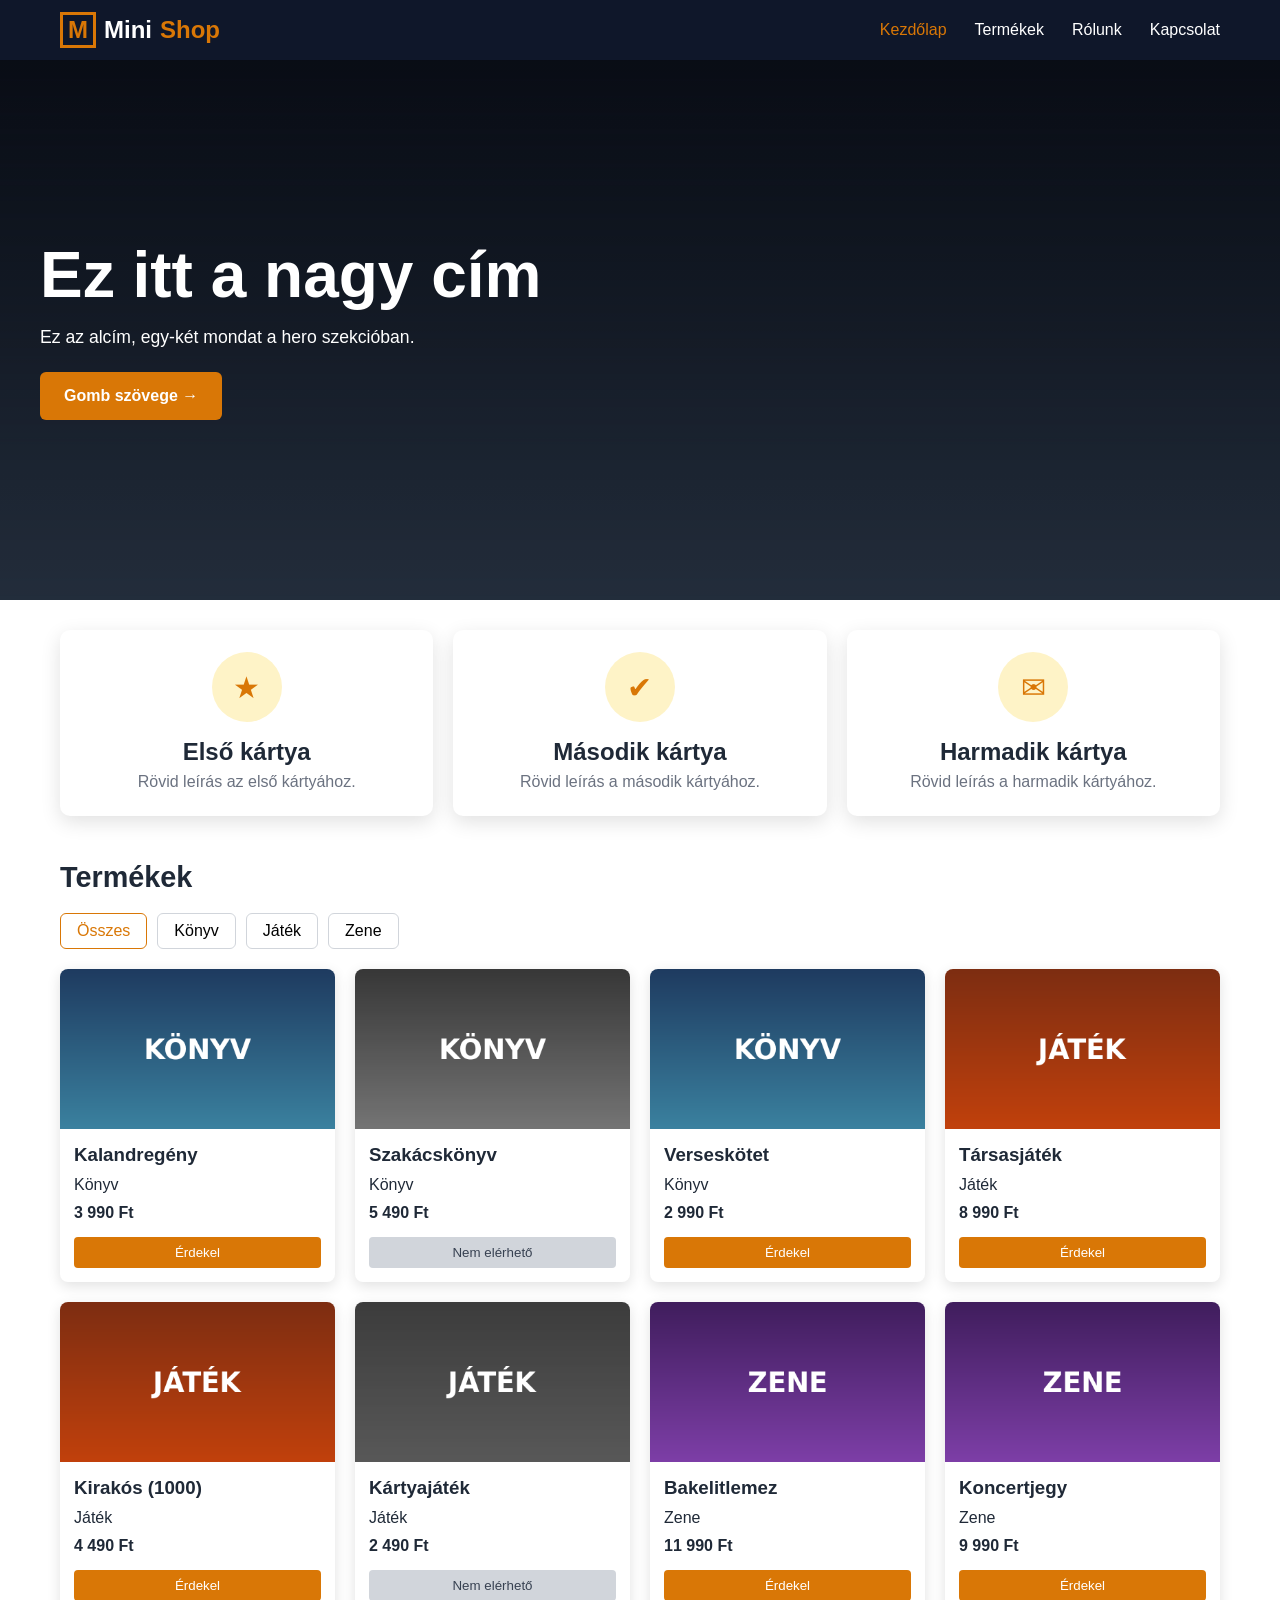
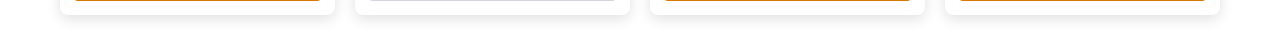
<file: WEB/0_GYORSINDITO/index.html>
<!DOCTYPE html>
<!-- =====================================================================
     WEB GYORSINDÍTÓ: egy oldalon minden, ami a vizsgán kellhet.
     A blokkok jele [A]...[H], ugyanez a jel van a style.css-ben és a script.js-ben is.
     Vizsgán: másold ki a kellő blokkot, és írd át a szövegeket / mezőneveket.
     ===================================================================== -->
<html lang="hu">
<head>
    <!-- [A] HTML VÁZ: ez a két meta KÖTELEZŐ (ékezetek + mobil) -->
    <meta charset="UTF-8">
    <meta name="viewport" content="width=device-width, initial-scale=1.0">
    <title>Gyorsindító</title>
    <link rel="stylesheet" href="style.css">
</head>
<body>

    <!-- [B] NAVIGÁCIÓ: logó + név balra, menü jobbra, mobilon hamburger -->
    <header class="fejlec">
        <nav class="navbar">
            <a href="#" class="logo"><span class="logo-jel">M</span>Mini<span class="kiemelt">Shop</span></a>
            <button class="hamburger" id="hamburger" aria-label="Menü">☰</button>
            <ul class="menu" id="menu">
                <li><a href="#" class="aktiv">Kezdőlap</a></li>
                <li><a href="#termekek">Termékek</a></li>
                <li><a href="#">Rólunk</a></li>
                <li><a href="#">Kapcsolat</a></li>
            </ul>
        </nav>
    </header>

    <main>
        <!-- [C] HERO: háttérkép + cím + alcím + gomb -->
        <section class="hero">
            <div class="hero-tartalom">
                <h1>Ez itt a nagy cím</h1>
                <p>Ez az alcím, egy-két mondat a hero szekcióban.</p>
                <a href="#termekek" class="gomb">Gomb szövege <span aria-hidden="true">→</span></a>
            </div>
        </section>

        <!-- [D] 3 INFORMÁCIÓS KÁRTYA: árnyékolt, középre igazított -->
        <section class="info">
            <div class="info-kartya">
                <div class="ikon-kor">★</div>
                <h2>Első kártya</h2>
                <p>Rövid leírás az első kártyához.</p>
            </div>
            <div class="info-kartya">
                <div class="ikon-kor">✔</div>
                <h2>Második kártya</h2>
                <p>Rövid leírás a második kártyához.</p>
            </div>
            <div class="info-kartya">
                <div class="ikon-kor">✉</div>
                <h2>Harmadik kártya</h2>
                <p>Rövid leírás a harmadik kártyához.</p>
            </div>
        </section>

        <!-- [H] SZŰRŐGOMBOK: a data-kategoria BETŰRE egyezzen az adatok "kategoria" mezőjével -->
        <section class="termekek" id="termekek">
            <h2 class="oldal-cim">Termékek</h2>
            <div class="szuro">
                <button class="szuro-gomb aktiv" data-kategoria="Összes">Összes</button>
                <button class="szuro-gomb" data-kategoria="Könyv">Könyv</button>
                <button class="szuro-gomb" data-kategoria="Játék">Játék</button>
                <button class="szuro-gomb" data-kategoria="Zene">Zene</button>
            </div>

            <!-- [G] IDE KERÜLNEK A KÁRTYÁK: üres, a script.js tölti fel -->
            <div class="kartya-racs" id="kartyaRacs"></div>
        </section>
    </main>

    <!-- [F] ADATOK, utána a JS: a SORREND számít! -->
    <script src="adatok.js"></script>
    <script src="script.js"></script>
</body>
</html>
</file>
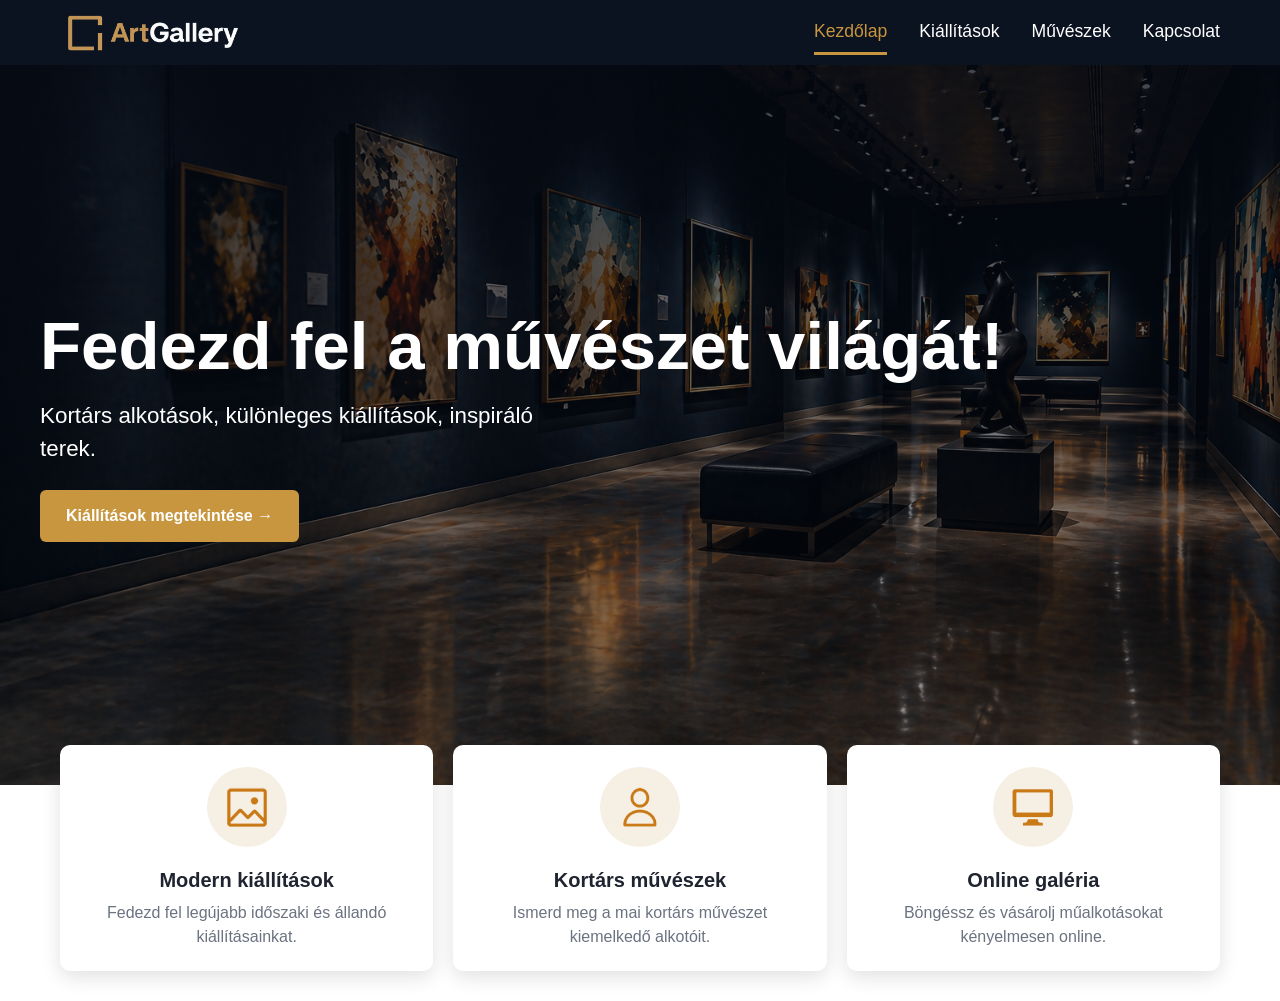
<file: WEB/2_GYAKORLO_FELADATOK/01_Galeria/Megoldas/index.html>
<!DOCTYPE html>
<html lang="hu">
<head>
    <!-- Ékezetek miatt KÖTELEZŐ: UTF-8 -->
    <meta charset="UTF-8">
    <!-- Reszponzivitás miatt KÖTELEZŐ: nélküle a mobil "kicsinyített asztali" oldalt mutat -->
    <meta name="viewport" content="width=device-width, initial-scale=1.0">
    <title>ArtGallery – Kezdőlap</title>
    <link rel="stylesheet" href="style.css">
</head>
<body>

    <!-- =====================================================================
         1. NAVIGÁCIÓS SÁV: balra a logó, jobbra a menü; mobilon hamburger gomb
         ===================================================================== -->
    <header class="fejlec">
        <nav class="navbar">
            <!-- A logó (benne a név: ArtGallery). A képet a CSS teszi be (lásd style.css: .logo) -->
            <a href="index.html" class="logo" title="ArtGallery – kezdőlap">ArtGallery</a>

            <!-- Hamburger gomb: CSAK mobilon látszik (CSS), kattintásra nyitja a menüt (script.js) -->
            <button class="hamburger" id="hamburger" aria-label="Menü megnyitása">☰</button>

            <!-- A menü. Az ikonok csak mobilon látszanak (CSS). -->
            <ul class="menu" id="menu">
                <li><a href="index.html" class="aktiv"><img src="images/icons/main.png" alt="">Kezdőlap</a></li>
                <li><a href="kiallitasok.html"><img src="images/icons/gallery.png" alt="">Kiállítások</a></li>
                <li><a href="#"><img src="images/icons/people.png" alt="">Művészek</a></li>
                <li><a href="#"><img src="images/icons/mail.png" alt="">Kapcsolat</a></li>
            </ul>
        </nav>
    </header>

    <main>
        <!-- =================================================================
             2. HERO SZEKCIÓ: háttérkép + cím + alcím + gomb
             ================================================================= -->
        <section class="hero">
            <div class="hero-tartalom">
                <h1>Fedezd fel a művészet világát!</h1>
                <p>Kortárs alkotások, különleges kiállítások, inspiráló terek.</p>
                <a href="kiallitasok.html" class="gomb">Kiállítások megtekintése <span aria-hidden="true">→</span></a>
            </div>
        </section>

        <!-- =================================================================
             3. HÁROM INFORMÁCIÓS KÁRTYA (árnyékolt, középre igazított)
             ================================================================= -->
        <section class="info">
            <div class="info-kartya">
                <div class="ikon-kor"><img src="images/icons/gallery.png" alt=""></div>
                <div>
                    <h2>Modern kiállítások</h2>
                    <p>Fedezd fel legújabb időszaki és állandó kiállításainkat.</p>
                </div>
            </div>
            <div class="info-kartya">
                <div class="ikon-kor"><img src="images/icons/people.png" alt=""></div>
                <div>
                    <h2>Kortárs művészek</h2>
                    <p>Ismerd meg a mai kortárs művészet kiemelkedő alkotóit.</p>
                </div>
            </div>
            <div class="info-kartya">
                <div class="ikon-kor"><img src="images/icons/digital.png" alt=""></div>
                <div>
                    <h2>Online galéria</h2>
                    <p>Böngéssz és vásárolj műalkotásokat kényelmesen online.</p>
                </div>
            </div>
        </section>
    </main>

    <!-- A JS a body VÉGÉRE kerül, hogy addigra az összes HTML-elem létezzen -->
    <script src="script.js"></script>
</body>
</html>
</file>
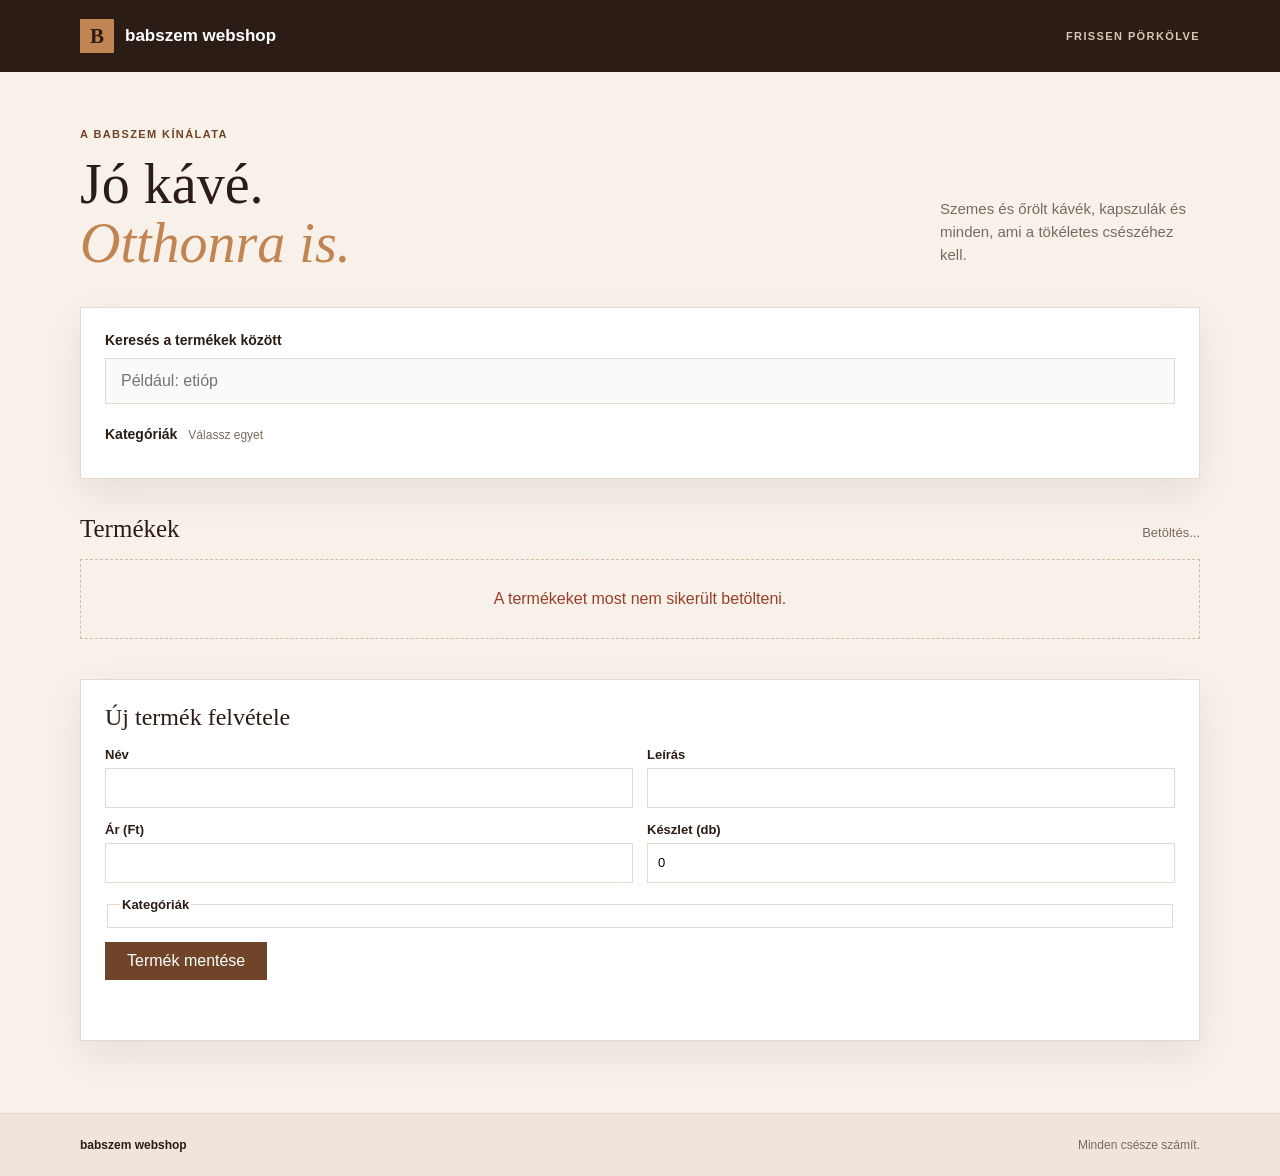
<file: PHP/2_GYAKORLO_FELADATOK/01_Babszem/Megoldas/babszem_webshop/frontend/index.html>
<!DOCTYPE html>
<html lang="hu">
<head>
    <meta charset="UTF-8">
    <meta name="viewport" content="width=device-width, initial-scale=1.0">
    <title>Babszem webshop | Kávé otthonra</title>
    <link rel="stylesheet" href="css/style.css">
</head>
<body>
    <header class="site-header">
        <div class="shell header-inner">
            <a class="brand" href="index.html">
                <span class="brand-mark">B</span>
                <span class="brand-name">babszem webshop</span>
            </a>
            <span class="header-note">FRISSEN PÖRKÖLVE</span>
        </div>
    </header>

    <main class="shell catalog">
        <section class="catalog-intro">
            <div>
                <p class="eyebrow">A BABSZEM KÍNÁLATA</p>
                <h1>Jó kávé.<br><span>Otthonra is.</span></h1>
            </div>
            <p class="intro-copy">Szemes és őrölt kávék, kapszulák és minden, ami a tökéletes csészéhez kell.</p>
        </section>

        <section class="filter-panel" aria-label="Termékek szűrése">
            <label class="search-label" for="product-search">Keresés a termékek között</label>
            <input id="product-search" class="search-input" type="search" placeholder="Például: etióp" autocomplete="off">
            <div class="category-heading">
                <h2>Kategóriák</h2>
                <span>Válassz egyet</span>
            </div>
            <div id="category-filters" class="category-filters"></div>
        </section>

        <section class="catalog-results">
            <div class="results-heading">
                <h2>Termékek</h2>
                <p id="result-count">Betöltés...</p>
            </div>
            <div id="products" class="products">
                <p class="empty-state">Termékek betöltése...</p>
            </div>
        </section>

        <section class="admin-panel">
            <h2>Új termék felvétele</h2>
            <form id="new-product-form" class="admin-form">
                <label>Név<input id="new-name" type="text"></label>
                <label>Leírás<input id="new-description" type="text"></label>
                <label>Ár (Ft)<input id="new-price" type="number"></label>
                <label>Készlet (db)<input id="new-stock" type="number" value="0"></label>
                <fieldset>
                    <legend>Kategóriák</legend>
                    <div id="new-categories" class="checkbox-list"></div>
                </fieldset>
                <button type="submit" class="primary-button">Termék mentése</button>
            </form>
            <p id="message" class="message" aria-live="polite"></p>
        </section>
    </main>

    <footer class="site-footer">
        <div class="shell footer-inner">
            <span>babszem webshop</span>
            <span>Minden csésze számít.</span>
        </div>
    </footer>

    <script src="js/script.js" defer></script>
</body>
</html>
</file>
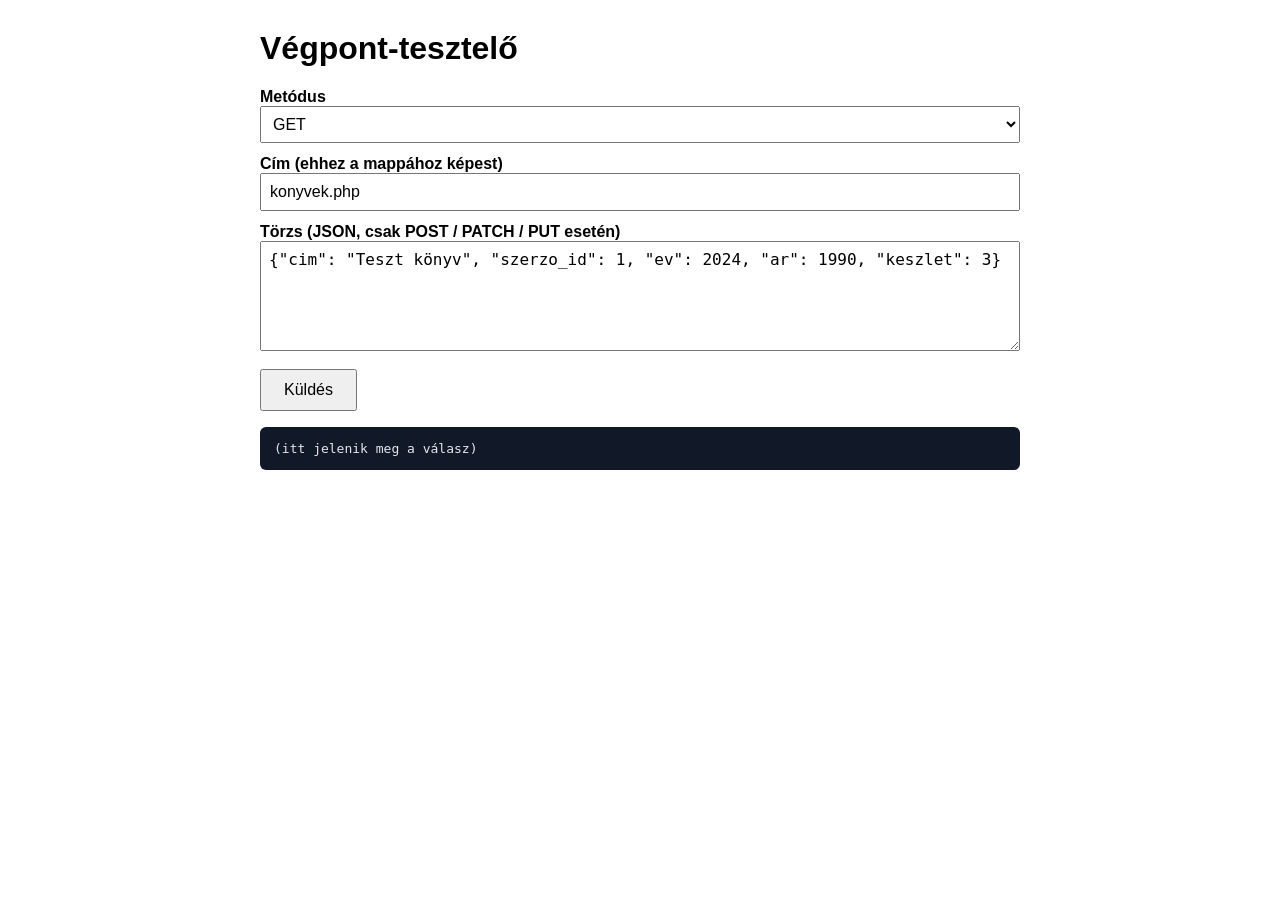
<file: PHP/0_GYORSINDITO/konyvtar/teszt.html>
<!DOCTYPE html>
<html lang="hu">
<head>
    <meta charset="UTF-8">
    <title>Végpont-tesztelő</title>
    <style>
        body { font-family: Segoe UI, Arial, sans-serif; max-width: 760px; margin: 30px auto; padding: 0 16px; }
        label { display: block; margin-top: 12px; font-weight: 600; }
        input, select, textarea { width: 100%; padding: 8px; font: inherit; box-sizing: border-box; }
        textarea { height: 110px; font-family: Consolas, monospace; }
        button { margin-top: 14px; padding: 10px 22px; font: inherit; cursor: pointer; }
        pre { background: #111827; color: #e5e7eb; padding: 14px; border-radius: 6px; white-space: pre-wrap; }
        .kod { font-size: 1.2rem; font-weight: 700; margin-top: 16px; }
    </style>
</head>
<body>
    <!-- =================================================================
         VÉGPONT-TESZTELŐ: GET / POST / PATCH / PUT / DELETE kérések küldése.
         FONTOS: ugyanabba a mappába tedd, mint a PHP fájlokat (htdocs alatt),
         és így nyisd meg: http://localhost/<mappa>/teszt.html
         (dupla kattintással megnyitva NEM működik!)
         ================================================================= -->
    <h1>Végpont-tesztelő</h1>

    <label for="metodus">Metódus</label>
    <select id="metodus">
        <option>GET</option><option>POST</option><option>PATCH</option><option>PUT</option><option>DELETE</option>
    </select>

    <label for="url">Cím (ehhez a mappához képest)</label>
    <input id="url" value="konyvek.php">

    <label for="torzs">Törzs (JSON, csak POST / PATCH / PUT esetén)</label>
    <textarea id="torzs">{"cim": "Teszt könyv", "szerzo_id": 1, "ev": 2024, "ar": 1990, "keszlet": 3}</textarea>

    <button id="kuldes">Küldés</button>

    <div class="kod" id="kod"></div>
    <pre id="valasz">(itt jelenik meg a válasz)</pre>

    <script>
        document.getElementById("kuldes").addEventListener("click", async function () {
            const metodus = document.getElementById("metodus").value;
            const beallitas = { method: metodus, headers: { "Content-Type": "application/json" } };
            if (metodus !== "GET" && metodus !== "DELETE") {
                beallitas.body = document.getElementById("torzs").value;
            }
            try {
                const v = await fetch(document.getElementById("url").value, beallitas);
                const szoveg = await v.text();
                document.getElementById("kod").textContent = "Státuszkód: " + v.status + "   |   " + (v.headers.get("Content-Type") || "");
                document.getElementById("valasz").textContent = szoveg;
            } catch (hiba) {
                document.getElementById("kod").textContent = "Hiba";
                document.getElementById("valasz").textContent = String(hiba);
            }
        });
    </script>
</body>
</html>
</file>
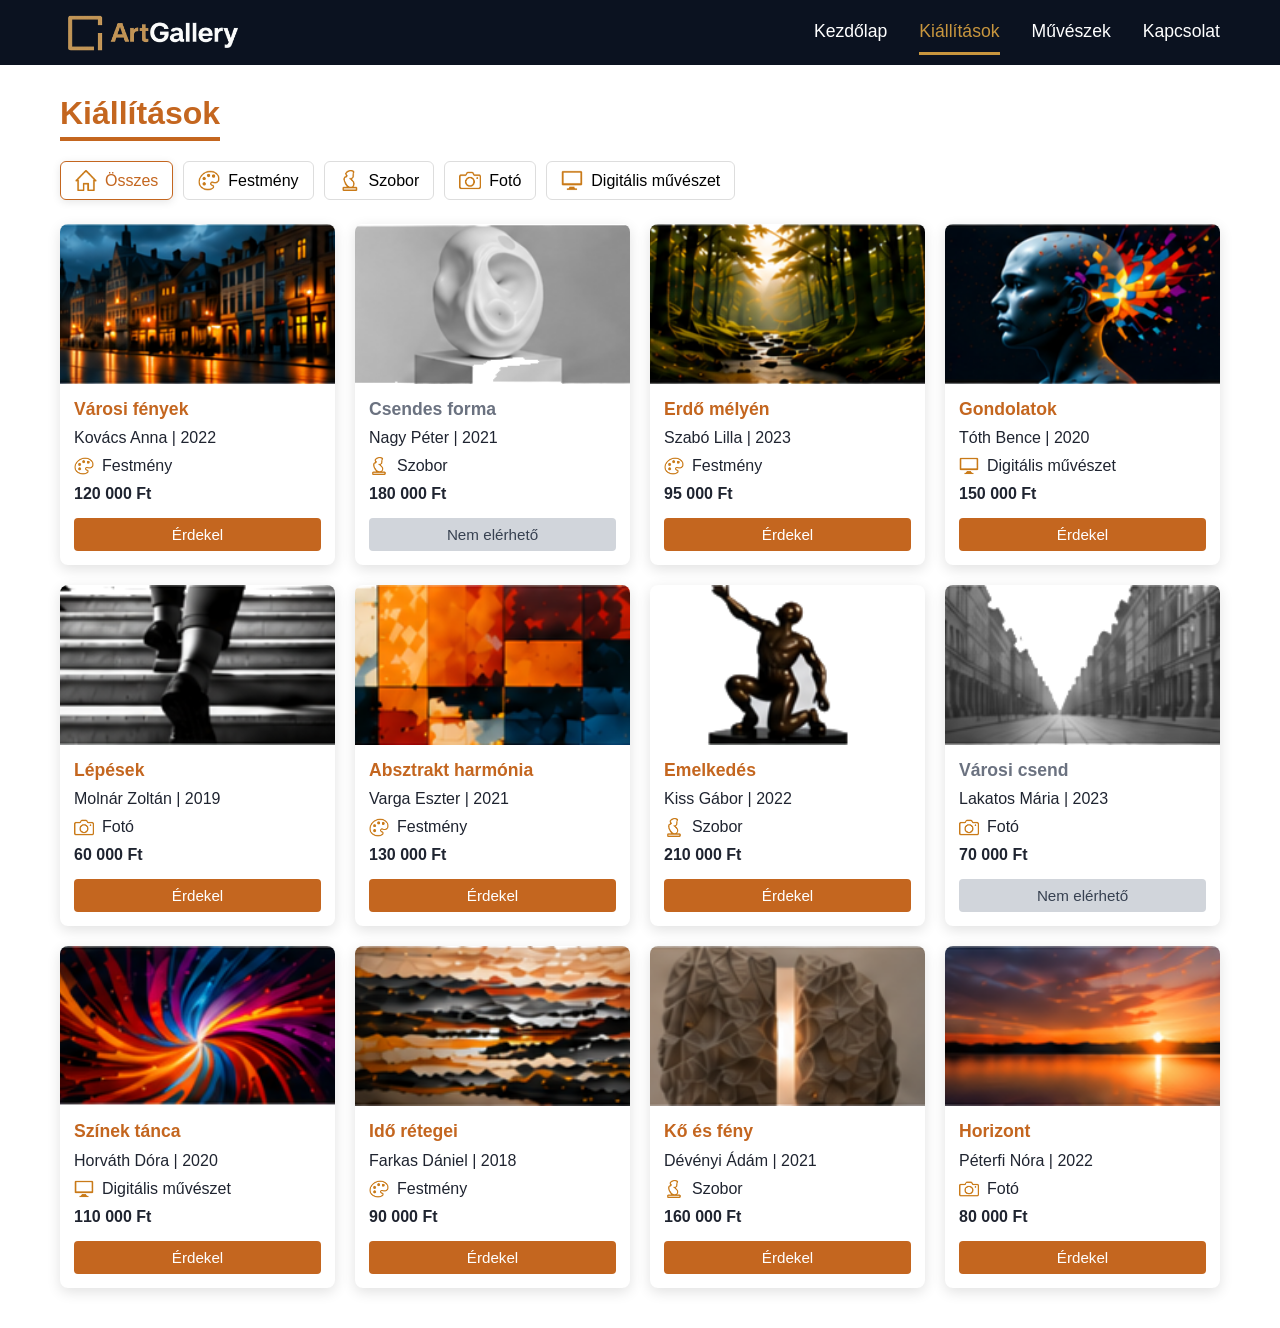
<file: WEB/2_GYAKORLO_FELADATOK/01_Galeria/Megoldas/kiallitasok.html>
<!DOCTYPE html>
<html lang="hu">
<head>
    <meta charset="UTF-8">
    <meta name="viewport" content="width=device-width, initial-scale=1.0">
    <title>ArtGallery – Kiállítások</title>
    <link rel="stylesheet" href="style.css">
</head>
<body>

    <!-- Ugyanaz a navigáció, mint az index.html-ben, csak itt a "Kiállítások" az aktív -->
    <header class="fejlec">
        <nav class="navbar">
            <a href="index.html" class="logo" title="ArtGallery – kezdőlap">ArtGallery</a>
            <button class="hamburger" id="hamburger" aria-label="Menü megnyitása">☰</button>
            <ul class="menu" id="menu">
                <li><a href="index.html"><img src="images/icons/main.png" alt="">Kezdőlap</a></li>
                <li><a href="kiallitasok.html" class="aktiv"><img src="images/icons/gallery.png" alt="">Kiállítások</a></li>
                <li><a href="#"><img src="images/icons/people.png" alt="">Művészek</a></li>
                <li><a href="#"><img src="images/icons/mail.png" alt="">Kapcsolat</a></li>
            </ul>
        </nav>
    </header>

    <main class="kiallitasok">
        <h1 class="oldal-cim">Kiállítások</h1>

        <!-- =================================================================
             4. KATEGÓRIASZŰRŐ: minden gomb data-kategoria attribútumában a kategória neve.
                A galeria.js ezt olvassa ki kattintáskor. A neveknek PONTOSAN egyezniük
                kell a JSON "category" értékeivel!
             ================================================================= -->
        <div class="szuro" id="szuro">
            <button class="szuro-gomb aktiv" data-kategoria="Összes"><img src="images/icons/main.png" alt="">Összes</button>
            <button class="szuro-gomb" data-kategoria="Festmény"><img src="images/icons/painting.png" alt="">Festmény</button>
            <button class="szuro-gomb" data-kategoria="Szobor"><img src="images/icons/statue.png" alt="">Szobor</button>
            <button class="szuro-gomb" data-kategoria="Fotó"><img src="images/icons/photograph.png" alt="">Fotó</button>
            <button class="szuro-gomb" data-kategoria="Digitális művészet"><img src="images/icons/digital.png" alt="">Digitális művészet</button>
        </div>

        <!-- =================================================================
             2. ide kerülnek a kártyák: ÜRES, a galeria.js tölti fel
             ================================================================= -->
        <div class="mualkotasok" id="mualkotasok"></div>
    </main>

    <!-- SORREND SZÁMÍT: 1. menü, 2. adatok (artworks.js), 3. ami az adatokat használja (galeria.js) -->
    <script src="script.js"></script>
    <script src="artworks.js"></script>
    <script src="galeria.js"></script>
</body>
</html>
</file>
<file: WEB/0_GYORSINDITO/style.css>
/* =====================================================================
   WEB GYORSINDÍTÓ – style.css   (MOBILE-FIRST)
   Alap szabályok = MOBIL. A fájl végén: @media 768 px (tablet), 1024 px (asztali).
   A blokkok jele [A]...[H], mint az index.html-ben.
   ===================================================================== */

/* [A] ALAPOK: színek, reset */
:root {
    --sotet: #0f172a;
    --kiemelo: #d97706;
    --halvany: #fef3c7;
    --szurke: #6b7280;
}

* {
    box-sizing: border-box;
    margin: 0;
    padding: 0;
}

body {
    font-family: "Segoe UI", Arial, sans-serif;
    color: #1f2937;
    line-height: 1.5;
}

img {
    max-width: 100%;
    display: block;
}


/* [B] NAVIGÁCIÓ – mobil: logó + hamburger, a menü rejtve */
.fejlec {
    background: var(--sotet);
    position: sticky;
    top: 0;
    z-index: 10;
}

.navbar {
    display: flex;
    flex-wrap: wrap;
    align-items: center;
    justify-content: space-between;
    max-width: 1200px;
    margin: 0 auto;
    padding: 12px 20px;
}

.logo {
    display: flex;
    align-items: center;
    gap: 8px;
    color: #fff;
    font-size: 1.5rem;
    font-weight: 700;
    text-decoration: none;
}

.logo-jel {                          /* egyszerű "logó": betű egy keretben */
    display: inline-flex;
    align-items: center;
    justify-content: center;
    width: 36px;
    height: 36px;
    border: 3px solid var(--kiemelo);
    color: var(--kiemelo);
}

.kiemelt {
    color: var(--kiemelo);
}

.hamburger {
    background: none;
    border: none;
    color: #fff;
    font-size: 30px;
    cursor: pointer;
}

.menu {
    list-style: none;
    width: 100%;
    display: none;                   /* mobilon rejtve */
}

.menu.nyitva {
    display: block;                  /* hamburgerre nyílik */
}

.menu a {
    display: block;
    padding: 12px 4px;
    color: #fff;
    text-decoration: none;
    border-top: 1px solid rgba(255, 255, 255, 0.12);
}

.menu a.aktiv,
.menu a:hover {
    color: var(--kiemelo);
}


/* [C] HERO – mobil: kisebb betű */
.hero {
    background-image: linear-gradient(rgba(0, 0, 0, 0.55), rgba(0, 0, 0, 0.25)), url("kepek/hero.jpg");
    background-size: cover;
    background-position: center;
    min-height: 60vh;
    display: flex;
    align-items: center;
    padding: 40px 20px;
    color: #fff;
}

.hero-tartalom {
    width: 100%;
    max-width: 1200px;
    margin: 0 auto;
}

.hero h1 {
    font-size: 2.2rem;
    line-height: 1.1;
    margin-bottom: 14px;
}

.hero p {
    font-size: 1.1rem;
    margin-bottom: 22px;
}

.gomb {
    display: inline-block;
    background: var(--kiemelo);
    color: #fff;
    padding: 12px 24px;
    border-radius: 6px;
    text-decoration: none;
    font-weight: 600;
}


/* [D] INFO KÁRTYÁK – árnyék, középre igazítás */
.info {
    display: grid;
    grid-template-columns: 1fr;      /* [E] mobil: egymás alatt */
    gap: 20px;
    max-width: 1200px;
    margin: 0 auto;
    padding: 30px 20px;
}

.info-kartya {
    background: #fff;
    border-radius: 10px;
    box-shadow: 0 6px 20px rgba(0, 0, 0, 0.12);
    padding: 22px;
    text-align: center;
}

.ikon-kor {
    width: 70px;
    height: 70px;
    border-radius: 50%;
    background: var(--halvany);
    color: var(--kiemelo);
    font-size: 30px;
    display: flex;
    align-items: center;
    justify-content: center;
    margin: 0 auto 12px;
}

.info-kartya p {
    color: var(--szurke);
}


/* [H] SZŰRŐ */
.termekek {
    max-width: 1200px;
    margin: 0 auto;
    padding: 10px 20px 40px;
}

.oldal-cim {
    font-size: 1.8rem;
    margin-bottom: 14px;
}

.szuro {
    display: flex;
    flex-wrap: wrap;
    gap: 10px;
    margin-bottom: 20px;
}

.szuro-gomb {
    padding: 8px 16px;
    border: 1px solid #d1d5db;
    border-radius: 6px;
    background: #fff;
    cursor: pointer;
    font-size: 1rem;
}

.szuro-gomb.aktiv,
.szuro-gomb:hover {
    border-color: var(--kiemelo);
    color: var(--kiemelo);
}


/* [G] KÁRTYÁK (JS-ből) – egységes méret */
.kartya-racs {
    display: grid;
    grid-template-columns: 1fr;      /* [E] mobil: 1 oszlop */
    gap: 20px;
}

.kartya {
    display: flex;
    flex-direction: column;
    border-radius: 8px;
    overflow: hidden;
    box-shadow: 0 4px 14px rgba(0, 0, 0, 0.12);
}

.kartya-kep {
    width: 100%;
    height: 160px;
    object-fit: cover;
}

.kartya-adatok {
    flex: 1;
    display: flex;
    flex-direction: column;
    gap: 4px;
    padding: 12px 14px 14px;
}

.ar {
    font-weight: 700;
    margin-bottom: 8px;
}

.kartya-gomb {
    margin-top: auto;                /* gomb mindig alul */
    padding: 8px;
    border: none;
    border-radius: 4px;
    background: var(--kiemelo);
    color: #fff;
    cursor: pointer;
}

/* [G] NEM ELÉRHETŐ */
.nem-elerheto .kartya-kep {
    filter: grayscale(100%);
}

.kartya-gomb:disabled {
    background: #d1d5db;
    color: #374151;
    cursor: not-allowed;
}


/* =====================================================================
   [E] TABLET: 768 px-től
   ===================================================================== */
@media (min-width: 768px) {
    .hamburger { display: none; }
    .menu { display: flex; width: auto; gap: 28px; }
    .menu a { border-top: none; padding: 6px 0; }

    .hero h1 { font-size: 3.2rem; }

    .info { grid-template-columns: repeat(2, 1fr); }
    .kartya-racs { grid-template-columns: repeat(2, 1fr); }
}

/* =====================================================================
   [E] ASZTALI: 1024 px-től
   ===================================================================== */
@media (min-width: 1024px) {
    .hero h1 { font-size: 4rem; }

    .info { grid-template-columns: repeat(3, 1fr); }
    .kartya-racs { grid-template-columns: repeat(4, 1fr); }   /* ha 3 kell: repeat(3, 1fr) */
}
</file>
<file: WEB/2_GYAKORLO_FELADATOK/01_Galeria/Megoldas/style.css>
/* =====================================================================
   ArtGallery – stíluslap (mindkét oldal ezt használja)

   MOBILE-FIRST: először a MOBIL nézetet írjuk meg (ezek az "alap" szabályok),
   utána a nagyobb képernyőkre csak a VÁLTOZÁSOKAT, @media (min-width: ...) blokkokban:
       alap            -> mobil   (0 - 767 px)
       min-width 768   -> tablet  (768 - 1023 px)
       min-width 1024  -> asztali (1024 px-től)
   ===================================================================== */


/* ---------------------------------------------------------------------
   0. ALAPOK: színek (változók), alaphelyzetbe állítás
   --------------------------------------------------------------------- */
:root {
    --sotet: #0b1220;       /* navigáció háttér */
    --arany: #c8963e;       /* kiemelő szín (kezdőlap) */
    --narancs: #c4661f;     /* kiemelő szín (kiállítások) */
    --halvany: #f6efe4;     /* ikon körök háttere */
    --szoveg: #1f2430;
    --szurke: #6b7280;
}

* {
    box-sizing: border-box;  /* a padding a megadott szélességen BELÜL legyen */
    margin: 0;
    padding: 0;
}

body {
    font-family: "Segoe UI", Arial, sans-serif;
    color: var(--szoveg);
    background: #fff;
    line-height: 1.5;
}

img {
    max-width: 100%;         /* kép soha ne lógjon ki a dobozából */
    display: block;
}


/* ---------------------------------------------------------------------
   1. NAVIGÁCIÓS SÁV – mobil (alap)
   --------------------------------------------------------------------- */
.fejlec {
    background: var(--sotet);
    position: sticky;        /* görgetéskor fent marad */
    top: 0;
    z-index: 10;
}

.navbar {
    display: flex;
    flex-wrap: wrap;                 /* mobilon a menü új sorba kerülhet */
    align-items: center;
    justify-content: space-between;  /* logó balra, hamburger jobbra */
    max-width: 1200px;
    margin: 0 auto;
    padding: 10px 20px;
}

/* A logo.png-n NAGY átlátszó szél van (1536x1024-es kép, a logó a közepén).
   Ezért háttérképként tesszük be, kicsinyítve és a logóra igazítva:
   így a doboz csak a logót mutatja. A számokat kipróbálással állítottuk be.
   A link szövege ("ArtGallery") rejtve marad (font-size: 0).
   EGYSZERŰBB MÓD: a logót Paintben kivágod (Kijelölés -> Kivágás), elmented,
   és sima <img src="images/logo_kicsi.png" height="44">-ként teszed be. */
.logo {
    display: block;
    width: 186px;
    height: 44px;
    background-image: url("images/logo.png");
    background-size: 420px auto;         /* a teljes képet 420 px szélesre kicsinyítjük */
    background-position: 53.4% 48.3%;    /* a logó helye a képen belül */
    background-repeat: no-repeat;
    font-size: 0;                        /* a link szövege ne látszódjon */
}

.hamburger {
    background: none;
    border: none;
    color: #fff;
    font-size: 30px;
    line-height: 1;
    cursor: pointer;
}

.menu {
    list-style: none;        /* nincs pötty a listaelemek előtt */
    width: 100%;             /* mobilon teljes szélességű, a logó alatt */
    display: none;           /* mobilon ALAPBÓL REJTVE */
}

.menu.nyitva {
    display: block;          /* a hamburgerre kattintva (script.js) megjelenik */
}

.menu li {
    border-top: 1px solid rgba(255, 255, 255, 0.12);
}

.menu a {
    display: flex;
    align-items: center;
    gap: 14px;
    padding: 14px 4px;
    color: #fff;
    text-decoration: none;   /* nincs aláhúzás */
    font-size: 1.1rem;
}

.menu a img {
    width: 26px;             /* ikon a menüpont előtt (csak mobilon) */
}

.menu a.aktiv,
.menu a:hover {
    color: var(--arany);
}


/* ---------------------------------------------------------------------
   2. HERO SZEKCIÓ – mobil (alap)
   --------------------------------------------------------------------- */
.hero {
    /* sötétítő színátmenet A KÉP FÖLÖTT, hogy a fehér szöveg olvasható legyen */
    background-image: linear-gradient(rgba(5, 10, 20, 0.75), rgba(5, 10, 20, 0.35)),
                      url("images/hero.png");
    background-size: cover;          /* kitölti a területet, arányosan */
    background-position: center;
    min-height: 70vh;                /* a képernyő magasságának 70%-a */
    display: flex;
    align-items: center;             /* függőlegesen középre */
    padding: 40px 20px;
}

.hero-tartalom {
    width: 100%;
    max-width: 1200px;
    margin: 0 auto;
    color: #fff;
}

.hero h1 {
    font-size: 2.2rem;               /* MOBILON KISEBB betűméret (a feladat kéri) */
    line-height: 1.1;
    margin-bottom: 16px;
}

.hero p {
    font-size: 1.1rem;
    max-width: 520px;
    margin-bottom: 24px;
}

.gomb {
    display: inline-block;
    background: var(--arany);
    color: #fff;
    padding: 14px 26px;
    border-radius: 6px;
    text-decoration: none;
    font-weight: 600;
}

.gomb:hover {
    background: #b07f2c;
}


/* ---------------------------------------------------------------------
   3. INFORMÁCIÓS KÁRTYÁK – mobil (alap): egymás alatt, ikon balra
   --------------------------------------------------------------------- */
.info {
    display: grid;
    grid-template-columns: 1fr;      /* MOBIL: 1 oszlop = egymás alatt */
    gap: 20px;
    max-width: 1200px;
    margin: 0 auto;
    padding: 30px 20px;
}

.info-kartya {
    background: #fff;
    border-radius: 10px;
    box-shadow: 0 6px 20px rgba(0, 0, 0, 0.12);   /* ÁRNYÉK: x y elmosás szín */
    padding: 22px;
    display: flex;
    align-items: center;
    gap: 18px;
}

.ikon-kor {
    flex-shrink: 0;                  /* a kör ne nyomódjon össze */
    width: 80px;
    height: 80px;
    border-radius: 50%;              /* 50% = kör */
    background: var(--halvany);
    display: flex;
    align-items: center;
    justify-content: center;
}

.ikon-kor img {
    width: 44px;
}

.info-kartya h2 {
    font-size: 1.25rem;
    margin-bottom: 6px;
}

.info-kartya p {
    color: var(--szurke);
}


/* ---------------------------------------------------------------------
   4. KIÁLLÍTÁSOK OLDAL – mobil (alap)
   --------------------------------------------------------------------- */
.kiallitasok {
    max-width: 1200px;
    margin: 0 auto;
    padding: 24px 20px 40px;
}

.oldal-cim {
    display: inline-block;
    color: var(--narancs);
    font-size: 2rem;
    border-bottom: 4px solid var(--narancs);
    margin-bottom: 20px;
}

/* Szűrőgombok */
.szuro {
    display: flex;
    flex-wrap: wrap;                 /* ha nem fér ki egy sorba, tördel */
    gap: 10px;
    margin-bottom: 24px;
}

.szuro-gomb {
    display: flex;
    align-items: center;
    gap: 8px;
    padding: 8px 14px;
    background: #fff;
    border: 1px solid #ddd;
    border-radius: 6px;
    font-size: 1rem;
    cursor: pointer;
}

.szuro-gomb img {
    width: 22px;
}

.szuro-gomb:hover,
.szuro-gomb.aktiv {                  /* az "aktiv" osztályt a galeria.js teszi rá */
    border-color: var(--narancs);
    color: var(--narancs);
    box-shadow: 0 2px 8px rgba(0, 0, 0, 0.1);
}

/* A műalkotás-kártyák rácsa */
.mualkotasok {
    display: grid;
    grid-template-columns: 1fr;      /* MOBIL: 1 oszlop */
    gap: 20px;
}

/* Egy kártya: függőleges flex, hogy a gomb mindig ALUL legyen -> egységes méret */
.mu-kartya {
    display: flex;
    flex-direction: column;
    background: #fff;
    border-radius: 8px;
    overflow: hidden;                /* a kép sarka is lekerekített legyen */
    box-shadow: 0 4px 14px rgba(0, 0, 0, 0.12);
}

.mu-kep {
    width: 100%;
    height: 160px;                   /* minden kép UGYANAKKORA */
    object-fit: cover;               /* kitölti, arányosan levágva */
}

.mu-adatok {
    flex: 1;                         /* kitölti a kártya maradék magasságát */
    display: flex;
    flex-direction: column;
    gap: 4px;
    padding: 12px 14px 14px;
}

.mu-adatok h3 {
    color: var(--narancs);
    font-size: 1.1rem;
}

.mu-kategoria {
    display: flex;
    align-items: center;
    gap: 8px;
}

.mu-kategoria img {
    width: 20px;
}

.mu-ar {
    font-weight: 600;
    margin-bottom: 8px;
}

.erdekel {
    margin-top: auto;                /* a gomb a kártya ALJÁRA kerül */
    padding: 8px;
    border: none;
    border-radius: 4px;
    background: var(--narancs);
    color: #fff;
    font-size: 0.95rem;
    cursor: pointer;
}

.erdekel:hover {
    background: #a9531a;
}

/* NEM ELÉRHETŐ alkotás: a galeria.js "nem-elerheto" osztályt ad a kártyának */
.nem-elerheto .mu-kep {
    filter: grayscale(100%);         /* SZÜRKEÁRNYALATOS kép */
}

.nem-elerheto h3 {
    color: var(--szurke);
}

.erdekel:disabled {                  /* a "disabled" gomb (inaktív) kinézete */
    background: #d1d5db;
    color: #374151;
    cursor: not-allowed;
}


/* =====================================================================
   TABLET: 768 px-től
   ===================================================================== */
@media (min-width: 768px) {

    /* Navigáció: hamburger el, menü vízszintesen */
    .hamburger {
        display: none;
    }

    .menu {
        display: flex;               /* vízszintes sor */
        width: auto;
        gap: 32px;
    }

    .menu li {
        border: none;
    }

    .menu a {
        padding: 8px 0;
        border-bottom: 3px solid transparent;
    }

    .menu a img {
        display: none;               /* asztali menüben nincs ikon */
    }

    .menu a.aktiv {
        border-bottom-color: var(--arany);   /* aktív menüpont aláhúzása */
    }

    /* Hero: nagyobb betű */
    .hero h1 {
        font-size: 3.2rem;
    }

    /* Info kártyák: 2 oszlop, tartalom középre */
    .info {
        grid-template-columns: repeat(2, 1fr);
    }

    .info-kartya {
        flex-direction: column;      /* ikon fölül */
        text-align: center;          /* KÖZÉPRE igazítva */
    }

    /* Műalkotások: 2 oszlop */
    .mualkotasok {
        grid-template-columns: repeat(2, 1fr);
    }
}


/* =====================================================================
   ASZTALI: 1024 px-től
   ===================================================================== */
@media (min-width: 1024px) {

    .hero {
        min-height: 80vh;
    }

    .hero h1 {
        font-size: 4.2rem;
    }

    .hero p {
        font-size: 1.4rem;
    }

    /* Info kártyák: 3 egymás mellett, kicsit "rálógnak" a hero aljára */
    .info {
        grid-template-columns: repeat(3, 1fr);
        margin-top: -70px;
        position: relative;
    }

    /* Műalkotások: 4 oszlop */
    .mualkotasok {
        grid-template-columns: repeat(4, 1fr);
    }
}
</file>
<file: PHP/2_GYAKORLO_FELADATOK/01_Babszem/Megoldas/babszem_webshop/frontend/css/style.css>
:root {
	--ink: #2b1d16;
	--muted: #7a6a5f;
	--paper: #f7f1ea;
	--surface: #ffffff;
	--line: #e6dad0;
	--brown: #6f4428;
	--brown-dark: #2b1d16;
	--caramel: #c08552;
	--coral: #c4553b;
	--shadow: 0 14px 38px rgba(43, 29, 22, 0.08);
}

* { box-sizing: border-box; }

body {
	min-width: 320px;
	margin: 0;
	background: var(--paper);
	color: var(--ink);
	font-family: "Segoe UI", Arial, sans-serif;
}

button, input { font: inherit; }

.shell { width: min(1120px, calc(100% - 48px)); margin-inline: auto; }

.site-header { background: var(--brown-dark); color: #fff; }
.header-inner, .brand, .footer-inner { display: flex; align-items: center; }
.header-inner { min-height: 72px; justify-content: space-between; }
.brand { gap: 11px; color: inherit; text-decoration: none; }
.brand-mark {
	display: grid; width: 34px; aspect-ratio: 1; place-items: center;
	background: var(--caramel); color: var(--brown-dark);
	font-family: Georgia, serif; font-size: 21px; font-weight: 700;
}
.brand-name { font-size: 17px; font-weight: 700; }
.header-note, .eyebrow { font-size: 11px; font-weight: 700; letter-spacing: 1.4px; }
.header-note { color: #d9c6b6; }

.catalog { padding-block: 56px 72px; }
.catalog-intro { display: flex; align-items: end; justify-content: space-between; gap: 24px; padding-bottom: 34px; }
.eyebrow { margin: 0 0 15px; color: var(--brown); }
.catalog-intro h1 { margin: 0; font-family: Georgia, serif; font-size: clamp(38px, 5vw, 56px); font-weight: 500; line-height: 1.05; }
.catalog-intro h1 span { color: var(--caramel); font-style: italic; }
.intro-copy { max-width: 260px; margin: 0 0 6px; color: var(--muted); font-size: 15px; line-height: 1.55; }

.filter-panel, .admin-panel { padding: 24px; border: 1px solid var(--line); background: var(--surface); box-shadow: var(--shadow); }
.search-label, .category-heading h2 { display: block; margin: 0; font-size: 14px; font-weight: 700; }
.search-input { width: 100%; height: 46px; margin-top: 10px; padding: 0 15px; border: 1px solid var(--line); background: #fcfaf8; }
.category-heading { display: flex; align-items: baseline; gap: 11px; margin-top: 22px; }
.category-heading span { color: var(--muted); font-size: 12px; }
.category-filters { display: flex; flex-wrap: wrap; gap: 8px; margin-top: 12px; }
.category-button {
	min-height: 36px; padding: 0 13px; border: 1px solid var(--line); background: var(--surface);
	color: var(--ink); cursor: pointer; font-size: 13px;
}
.category-button:hover { border-color: var(--brown); }
.category-button[aria-pressed="true"] { border-color: var(--brown); background: var(--brown); color: #fff; }

.catalog-results { margin-top: 36px; }
.results-heading { display: flex; align-items: baseline; justify-content: space-between; margin-bottom: 16px; }
.results-heading h2 { margin: 0; font-family: Georgia, serif; font-size: 25px; font-weight: 500; }
.results-heading p { margin: 0; color: var(--muted); font-size: 13px; }

.products { display: grid; grid-template-columns: repeat(3, minmax(0, 1fr)); gap: 16px; }
.product-card { display: flex; min-height: 250px; flex-direction: column; padding: 20px; border: 1px solid var(--line); background: var(--surface); }
.product-card:hover { border-color: #d5bba5; box-shadow: var(--shadow); }
.product-categories { display: flex; min-height: 23px; flex-wrap: wrap; gap: 6px; }
.category-tag { margin: 0; padding: 4px 7px; background: #f3e7dc; color: var(--brown); font-size: 10px; font-weight: 700; }
.product-card h3 { margin: 14px 0 6px; font-size: 18px; }
.product-description { margin: 0 0 16px; color: var(--muted); font-size: 13px; line-height: 1.5; }
.product-footer { display: flex; align-items: end; justify-content: space-between; margin-top: auto; padding-top: 14px; border-top: 1px solid #efe7e0; }
.product-price, .product-stock { margin: 0; }
.product-price { font-size: 17px; font-weight: 750; }
.product-stock { color: var(--brown); font-size: 11px; }
.product-stock.out-of-stock { color: var(--coral); }
.product-admin { display: flex; gap: 6px; margin-top: 12px; }
.product-admin input { width: 70px; padding: 4px 6px; border: 1px solid var(--line); }
.small-button { padding: 4px 9px; border: 1px solid var(--line); background: #fcfaf8; cursor: pointer; font-size: 12px; }
.small-button.danger { color: var(--coral); border-color: #ecc5ba; margin-left: auto; }

.empty-state { grid-column: 1 / -1; margin: 0; padding: 30px 20px; border: 1px dashed #d5bba5; color: var(--muted); text-align: center; }
.error-state { color: #9b3f2b; }

.admin-panel { margin-top: 40px; }
.admin-panel h2 { margin: 0 0 16px; font-family: Georgia, serif; font-weight: 500; }
.admin-form { display: grid; grid-template-columns: repeat(2, minmax(0, 1fr)); gap: 14px; }
.admin-form label { display: flex; flex-direction: column; gap: 6px; font-size: 13px; font-weight: 700; }
.admin-form input[type="text"], .admin-form input[type="number"] { height: 40px; padding: 0 10px; border: 1px solid var(--line); font-weight: 400; }
.admin-form fieldset { grid-column: 1 / -1; border: 1px solid var(--line); }
.admin-form legend { font-size: 13px; font-weight: 700; }
.checkbox-list { display: flex; flex-wrap: wrap; gap: 14px; }
.checkbox-list label { flex-direction: row; align-items: center; font-weight: 400; }
.primary-button { grid-column: 1 / -1; justify-self: start; padding: 10px 22px; border: 0; background: var(--brown); color: #fff; cursor: pointer; }
.message { min-height: 22px; margin: 14px 0 0; font-size: 14px; }
.message.ok { color: var(--brown); }
.message.error { color: var(--coral); }

.site-footer { border-top: 1px solid var(--line); background: #efe5dc; }
.footer-inner { min-height: 62px; justify-content: space-between; color: var(--muted); font-size: 12px; }
.footer-inner span:first-child { color: var(--brown-dark); font-weight: 700; }

@media (max-width: 760px) {
	.products { grid-template-columns: repeat(2, minmax(0, 1fr)); }
}

@media (max-width: 540px) {
	.shell { width: min(100% - 32px, 1120px); }
	.catalog-intro { display: block; }
	.products, .admin-form { grid-template-columns: minmax(0, 1fr); }
}
</file>
